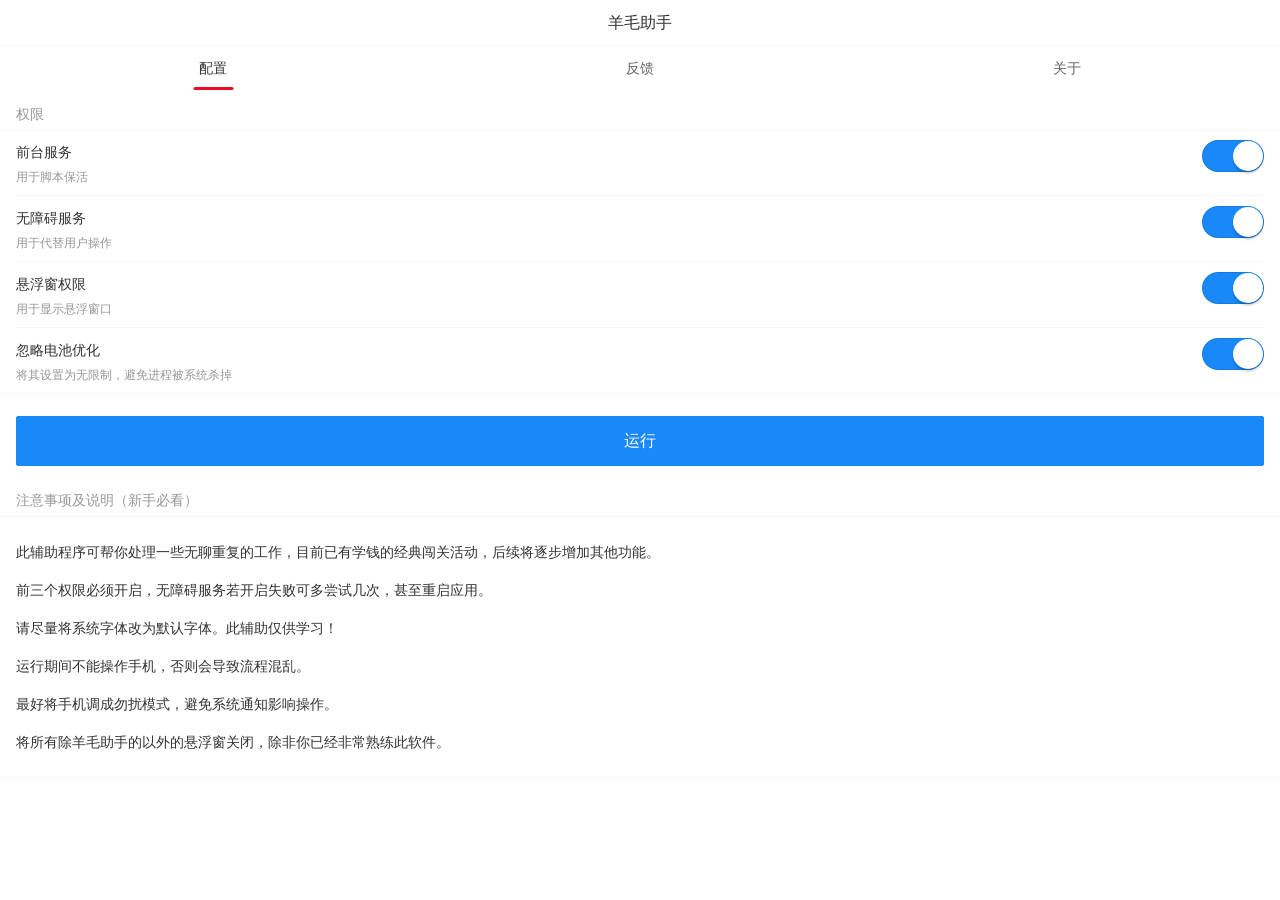
<file: docs/index.html>
<!DOCTYPE html>
<html lang="en">

<head>
  <meta charset="UTF-8" />
  <link rel="icon" href="./favicon.ico" />
  <meta name="viewport" content="width=device-width, initial-scale=1.0" />
  <meta name="Permissions-Policy" content="interest-cohort=()" />
  <title>羊毛助手</title>
  <script type="module" crossorigin src="./assets/index.0dfc00b3.js"></script>
  <link rel="stylesheet" href="./assets/index.dced03f5.css">
</head>

<body>
  <div id="app"></div>
  <script src="autojs://sdk/v1.js"></script>
  
</body>

</html>
</file>
<file: docs/assets/index.dced03f5.css>
:root{--van-black: #000;--van-white: #fff;--van-gray-1: #f7f8fa;--van-gray-2: #f2f3f5;--van-gray-3: #ebedf0;--van-gray-4: #dcdee0;--van-gray-5: #c8c9cc;--van-gray-6: #969799;--van-gray-7: #646566;--van-gray-8: #323233;--van-red: #ee0a24;--van-blue: #1989fa;--van-orange: #ff976a;--van-orange-dark: #ed6a0c;--van-orange-light: #fffbe8;--van-green: #07c160;--van-gradient-red: linear-gradient(to right, #ff6034, #ee0a24);--van-gradient-orange: linear-gradient(to right, #ffd01e, #ff8917);--van-primary-color: var(--van-blue);--van-success-color: var(--van-green);--van-danger-color: var(--van-red);--van-warning-color: var(--van-orange);--van-text-color: var(--van-gray-8);--van-text-color-2: var(--van-gray-6);--van-text-color-3: var(--van-gray-5);--van-text-link-color: #576b95;--van-active-color: var(--van-gray-2);--van-active-opacity: .6;--van-disabled-opacity: .5;--van-background-color: var(--van-gray-1);--van-background-color-light: var(--van-white);--van-padding-base: 4px;--van-padding-xs: 8px;--van-padding-sm: 12px;--van-padding-md: 16px;--van-padding-lg: 24px;--van-padding-xl: 32px;--van-font-size-xs: 10px;--van-font-size-sm: 12px;--van-font-size-md: 14px;--van-font-size-lg: 16px;--van-font-weight-bold: 500;--van-line-height-xs: 14px;--van-line-height-sm: 18px;--van-line-height-md: 20px;--van-line-height-lg: 22px;--van-base-font-family: -apple-system, BlinkMacSystemFont, "Helvetica Neue", Helvetica, Segoe UI, Arial, Roboto, "PingFang SC", "miui", "Hiragino Sans GB", "Microsoft Yahei", sans-serif;--van-price-integer-font-family: Avenir-Heavy, PingFang SC, Helvetica Neue, Arial, sans-serif;--van-animation-duration-base: .3s;--van-animation-duration-fast: .2s;--van-animation-timing-function-enter: ease-out;--van-animation-timing-function-leave: ease-in;--van-border-color: var(--van-gray-3);--van-border-width-base: 1px;--van-border-radius-sm: 2px;--van-border-radius-md: 4px;--van-border-radius-lg: 8px;--van-border-radius-max: 999px}html{-webkit-tap-highlight-color:transparent}body{margin:0;font-family:-apple-system,BlinkMacSystemFont,Helvetica Neue,Helvetica,Segoe UI,Arial,Roboto,PingFang SC,miui,Hiragino Sans GB,Microsoft Yahei,sans-serif}a{text-decoration:none}input,button,textarea{color:inherit;font:inherit}a:focus,input:focus,button:focus,textarea:focus,[class*=van-]:focus{outline:none}ol,ul{margin:0;padding:0;list-style:none}@keyframes van-slide-up-enter{0%{transform:translate3d(0,100%,0)}}@keyframes van-slide-up-leave{to{transform:translate3d(0,100%,0)}}@keyframes van-slide-down-enter{0%{transform:translate3d(0,-100%,0)}}@keyframes van-slide-down-leave{to{transform:translate3d(0,-100%,0)}}@keyframes van-slide-left-enter{0%{transform:translate3d(-100%,0,0)}}@keyframes van-slide-left-leave{to{transform:translate3d(-100%,0,0)}}@keyframes van-slide-right-enter{0%{transform:translate3d(100%,0,0)}}@keyframes van-slide-right-leave{to{transform:translate3d(100%,0,0)}}@keyframes van-fade-in{0%{opacity:0}to{opacity:1}}@keyframes van-fade-out{0%{opacity:1}to{opacity:0}}@keyframes van-rotate{0%{transform:rotate(0)}to{transform:rotate(360deg)}}.van-fade-enter-active{animation:var(--van-animation-duration-base) van-fade-in both var(--van-animation-timing-function-enter)}.van-fade-leave-active{animation:var(--van-animation-duration-base) van-fade-out both var(--van-animation-timing-function-leave)}.van-slide-up-enter-active{animation:van-slide-up-enter var(--van-animation-duration-base) both var(--van-animation-timing-function-enter)}.van-slide-up-leave-active{animation:van-slide-up-leave var(--van-animation-duration-base) both var(--van-animation-timing-function-leave)}.van-slide-down-enter-active{animation:van-slide-down-enter var(--van-animation-duration-base) both var(--van-animation-timing-function-enter)}.van-slide-down-leave-active{animation:van-slide-down-leave var(--van-animation-duration-base) both var(--van-animation-timing-function-leave)}.van-slide-left-enter-active{animation:van-slide-left-enter var(--van-animation-duration-base) both var(--van-animation-timing-function-enter)}.van-slide-left-leave-active{animation:van-slide-left-leave var(--van-animation-duration-base) both var(--van-animation-timing-function-leave)}.van-slide-right-enter-active{animation:van-slide-right-enter var(--van-animation-duration-base) both var(--van-animation-timing-function-enter)}.van-slide-right-leave-active{animation:van-slide-right-leave var(--van-animation-duration-base) both var(--van-animation-timing-function-leave)}.van-clearfix:after{display:table;clear:both;content:""}.van-ellipsis{overflow:hidden;white-space:nowrap;text-overflow:ellipsis}.van-multi-ellipsis--l2{display:-webkit-box;overflow:hidden;text-overflow:ellipsis;-webkit-line-clamp:2;-webkit-box-orient:vertical}.van-multi-ellipsis--l3{display:-webkit-box;overflow:hidden;text-overflow:ellipsis;-webkit-line-clamp:3;-webkit-box-orient:vertical}.van-safe-area-top{padding-top:constant(safe-area-inset-top);padding-top:env(safe-area-inset-top)}.van-safe-area-bottom{padding-bottom:constant(safe-area-inset-bottom);padding-bottom:env(safe-area-inset-bottom)}.van-haptics-feedback{cursor:pointer}.van-haptics-feedback:active{opacity:var(--van-active-opacity)}[class*=van-hairline]:after{position:absolute;box-sizing:border-box;content:" ";pointer-events:none;top:-50%;right:-50%;bottom:-50%;left:-50%;border:0 solid var(--van-border-color);transform:scale(.5)}.van-hairline,.van-hairline--top,.van-hairline--left,.van-hairline--right,.van-hairline--bottom,.van-hairline--surround,.van-hairline--top-bottom{position:relative}.van-hairline--top:after{border-top-width:1px}.van-hairline--left:after{border-left-width:1px}.van-hairline--right:after{border-right-width:1px}.van-hairline--bottom:after{border-bottom-width:1px}.van-hairline--top-bottom:after,.van-hairline-unset--top-bottom:after{border-width:1px 0}.van-hairline--surround:after{border-width:1px}:root{--van-badge-size: 16px;--van-badge-color: var(--van-white);--van-badge-padding: 0 3px;--van-badge-font-size: var(--van-font-size-sm);--van-badge-font-weight: var(--van-font-weight-bold);--van-badge-border-width: var(--van-border-width-base);--van-badge-background-color: var(--van-danger-color);--van-badge-dot-color: var(--van-danger-color);--van-badge-dot-size: 8px;--van-badge-font-family: -apple-system-font, Helvetica Neue, Arial, sans-serif}.van-badge{display:inline-block;box-sizing:border-box;min-width:var(--van-badge-size);padding:var(--van-badge-padding);color:var(--van-badge-color);font-weight:var(--van-badge-font-weight);font-size:var(--van-badge-font-size);font-family:var(--van-badge-font-family);line-height:1.2;text-align:center;background:var(--van-badge-background-color);border:var(--van-badge-border-width) solid var(--van-background-color-light);border-radius:var(--van-border-radius-max)}.van-badge--fixed{position:absolute;transform-origin:100%}.van-badge--top-left{top:0;left:0;transform:translate(-50%,-50%)}.van-badge--top-right{top:0;right:0;transform:translate(50%,-50%)}.van-badge--bottom-left{bottom:0;left:0;transform:translate(-50%,50%)}.van-badge--bottom-right{bottom:0;right:0;transform:translate(50%,50%)}.van-badge--dot{width:var(--van-badge-dot-size);min-width:0;height:var(--van-badge-dot-size);background:var(--van-badge-dot-color);border-radius:100%;border:none;padding:0}.van-badge__wrapper{position:relative;display:inline-block}.van-icon{position:relative;display:inline-block;font:14px/1 vant-icon;font-size:inherit;text-rendering:auto;-webkit-font-smoothing:antialiased}.van-icon:before{display:inline-block}.van-icon-exchange:before{content:"\e6af"}.van-icon-eye:before{content:"\e6b0"}.van-icon-enlarge:before{content:"\e6b1"}.van-icon-expand-o:before{content:"\e6b2"}.van-icon-eye-o:before{content:"\e6b3"}.van-icon-expand:before{content:"\e6b4"}.van-icon-filter-o:before{content:"\e6b5"}.van-icon-fire:before{content:"\e6b6"}.van-icon-fail:before{content:"\e6b7"}.van-icon-failure:before{content:"\e6b8"}.van-icon-fire-o:before{content:"\e6b9"}.van-icon-flag-o:before{content:"\e6ba"}.van-icon-font:before{content:"\e6bb"}.van-icon-font-o:before{content:"\e6bc"}.van-icon-gem-o:before{content:"\e6bd"}.van-icon-flower-o:before{content:"\e6be"}.van-icon-gem:before{content:"\e6bf"}.van-icon-gift-card:before{content:"\e6c0"}.van-icon-friends:before{content:"\e6c1"}.van-icon-friends-o:before{content:"\e6c2"}.van-icon-gold-coin:before{content:"\e6c3"}.van-icon-gold-coin-o:before{content:"\e6c4"}.van-icon-good-job-o:before{content:"\e6c5"}.van-icon-gift:before{content:"\e6c6"}.van-icon-gift-o:before{content:"\e6c7"}.van-icon-gift-card-o:before{content:"\e6c8"}.van-icon-good-job:before{content:"\e6c9"}.van-icon-home-o:before{content:"\e6ca"}.van-icon-goods-collect:before{content:"\e6cb"}.van-icon-graphic:before{content:"\e6cc"}.van-icon-goods-collect-o:before{content:"\e6cd"}.van-icon-hot-o:before{content:"\e6ce"}.van-icon-info:before{content:"\e6cf"}.van-icon-hotel-o:before{content:"\e6d0"}.van-icon-info-o:before{content:"\e6d1"}.van-icon-hot-sale-o:before{content:"\e6d2"}.van-icon-hot:before{content:"\e6d3"}.van-icon-like:before{content:"\e6d4"}.van-icon-idcard:before{content:"\e6d5"}.van-icon-invitation:before{content:"\e6d6"}.van-icon-like-o:before{content:"\e6d7"}.van-icon-hot-sale:before{content:"\e6d8"}.van-icon-location-o:before{content:"\e6d9"}.van-icon-location:before{content:"\e6da"}.van-icon-label:before{content:"\e6db"}.van-icon-lock:before{content:"\e6dc"}.van-icon-label-o:before{content:"\e6dd"}.van-icon-map-marked:before{content:"\e6de"}.van-icon-logistics:before{content:"\e6df"}.van-icon-manager:before{content:"\e6e0"}.van-icon-more:before{content:"\e6e1"}.van-icon-live:before{content:"\e6e2"}.van-icon-manager-o:before{content:"\e6e3"}.van-icon-medal:before{content:"\e6e4"}.van-icon-more-o:before{content:"\e6e5"}.van-icon-music-o:before{content:"\e6e6"}.van-icon-music:before{content:"\e6e7"}.van-icon-new-arrival-o:before{content:"\e6e8"}.van-icon-medal-o:before{content:"\e6e9"}.van-icon-new-o:before{content:"\e6ea"}.van-icon-free-postage:before{content:"\e6eb"}.van-icon-newspaper-o:before{content:"\e6ec"}.van-icon-new-arrival:before{content:"\e6ed"}.van-icon-minus:before{content:"\e6ee"}.van-icon-orders-o:before{content:"\e6ef"}.van-icon-new:before{content:"\e6f0"}.van-icon-paid:before{content:"\e6f1"}.van-icon-notes-o:before{content:"\e6f2"}.van-icon-other-pay:before{content:"\e6f3"}.van-icon-pause-circle:before{content:"\e6f4"}.van-icon-pause:before{content:"\e6f5"}.van-icon-pause-circle-o:before{content:"\e6f6"}.van-icon-peer-pay:before{content:"\e6f7"}.van-icon-pending-payment:before{content:"\e6f8"}.van-icon-passed:before{content:"\e6f9"}.van-icon-plus:before{content:"\e6fa"}.van-icon-phone-circle-o:before{content:"\e6fb"}.van-icon-phone-o:before{content:"\e6fc"}.van-icon-printer:before{content:"\e6fd"}.van-icon-photo-fail:before{content:"\e6fe"}.van-icon-phone:before{content:"\e6ff"}.van-icon-photo-o:before{content:"\e700"}.van-icon-play-circle:before{content:"\e701"}.van-icon-play:before{content:"\e702"}.van-icon-phone-circle:before{content:"\e703"}.van-icon-point-gift-o:before{content:"\e704"}.van-icon-point-gift:before{content:"\e705"}.van-icon-play-circle-o:before{content:"\e706"}.van-icon-shrink:before{content:"\e707"}.van-icon-photo:before{content:"\e708"}.van-icon-qr:before{content:"\e709"}.van-icon-qr-invalid:before{content:"\e70a"}.van-icon-question-o:before{content:"\e70b"}.van-icon-revoke:before{content:"\e70c"}.van-icon-replay:before{content:"\e70d"}.van-icon-service:before{content:"\e70e"}.van-icon-question:before{content:"\e70f"}.van-icon-search:before{content:"\e710"}.van-icon-refund-o:before{content:"\e711"}.van-icon-service-o:before{content:"\e712"}.van-icon-scan:before{content:"\e713"}.van-icon-share:before{content:"\e714"}.van-icon-send-gift-o:before{content:"\e715"}.van-icon-share-o:before{content:"\e716"}.van-icon-setting:before{content:"\e717"}.van-icon-points:before{content:"\e718"}.van-icon-photograph:before{content:"\e719"}.van-icon-shop:before{content:"\e71a"}.van-icon-shop-o:before{content:"\e71b"}.van-icon-shop-collect-o:before{content:"\e71c"}.van-icon-shop-collect:before{content:"\e71d"}.van-icon-smile:before{content:"\e71e"}.van-icon-shopping-cart-o:before{content:"\e71f"}.van-icon-sign:before{content:"\e720"}.van-icon-sort:before{content:"\e721"}.van-icon-star-o:before{content:"\e722"}.van-icon-smile-comment-o:before{content:"\e723"}.van-icon-stop:before{content:"\e724"}.van-icon-stop-circle-o:before{content:"\e725"}.van-icon-smile-o:before{content:"\e726"}.van-icon-star:before{content:"\e727"}.van-icon-success:before{content:"\e728"}.van-icon-stop-circle:before{content:"\e729"}.van-icon-records:before{content:"\e72a"}.van-icon-shopping-cart:before{content:"\e72b"}.van-icon-tosend:before{content:"\e72c"}.van-icon-todo-list:before{content:"\e72d"}.van-icon-thumb-circle-o:before{content:"\e72e"}.van-icon-thumb-circle:before{content:"\e72f"}.van-icon-umbrella-circle:before{content:"\e730"}.van-icon-underway:before{content:"\e731"}.van-icon-upgrade:before{content:"\e732"}.van-icon-todo-list-o:before{content:"\e733"}.van-icon-tv-o:before{content:"\e734"}.van-icon-underway-o:before{content:"\e735"}.van-icon-user-o:before{content:"\e736"}.van-icon-vip-card-o:before{content:"\e737"}.van-icon-vip-card:before{content:"\e738"}.van-icon-send-gift:before{content:"\e739"}.van-icon-wap-home:before{content:"\e73a"}.van-icon-wap-nav:before{content:"\e73b"}.van-icon-volume-o:before{content:"\e73c"}.van-icon-video:before{content:"\e73d"}.van-icon-wap-home-o:before{content:"\e73e"}.van-icon-volume:before{content:"\e73f"}.van-icon-warning:before{content:"\e740"}.van-icon-weapp-nav:before{content:"\e741"}.van-icon-wechat-pay:before{content:"\e742"}.van-icon-warning-o:before{content:"\e743"}.van-icon-wechat:before{content:"\e744"}.van-icon-setting-o:before{content:"\e745"}.van-icon-youzan-shield:before{content:"\e746"}.van-icon-warn-o:before{content:"\e747"}.van-icon-smile-comment:before{content:"\e748"}.van-icon-user-circle-o:before{content:"\e749"}.van-icon-video-o:before{content:"\e74a"}.van-icon-add-square:before{content:"\e65c"}.van-icon-add:before{content:"\e65d"}.van-icon-arrow-down:before{content:"\e65e"}.van-icon-arrow-up:before{content:"\e65f"}.van-icon-arrow:before{content:"\e660"}.van-icon-after-sale:before{content:"\e661"}.van-icon-add-o:before{content:"\e662"}.van-icon-alipay:before{content:"\e663"}.van-icon-ascending:before{content:"\e664"}.van-icon-apps-o:before{content:"\e665"}.van-icon-aim:before{content:"\e666"}.van-icon-award:before{content:"\e667"}.van-icon-arrow-left:before{content:"\e668"}.van-icon-award-o:before{content:"\e669"}.van-icon-audio:before{content:"\e66a"}.van-icon-bag-o:before{content:"\e66b"}.van-icon-balance-list:before{content:"\e66c"}.van-icon-back-top:before{content:"\e66d"}.van-icon-bag:before{content:"\e66e"}.van-icon-balance-pay:before{content:"\e66f"}.van-icon-balance-o:before{content:"\e670"}.van-icon-bar-chart-o:before{content:"\e671"}.van-icon-bars:before{content:"\e672"}.van-icon-balance-list-o:before{content:"\e673"}.van-icon-birthday-cake-o:before{content:"\e674"}.van-icon-bookmark:before{content:"\e675"}.van-icon-bill:before{content:"\e676"}.van-icon-bell:before{content:"\e677"}.van-icon-browsing-history-o:before{content:"\e678"}.van-icon-browsing-history:before{content:"\e679"}.van-icon-bookmark-o:before{content:"\e67a"}.van-icon-bulb-o:before{content:"\e67b"}.van-icon-bullhorn-o:before{content:"\e67c"}.van-icon-bill-o:before{content:"\e67d"}.van-icon-calendar-o:before{content:"\e67e"}.van-icon-brush-o:before{content:"\e67f"}.van-icon-card:before{content:"\e680"}.van-icon-cart-o:before{content:"\e681"}.van-icon-cart-circle:before{content:"\e682"}.van-icon-cart-circle-o:before{content:"\e683"}.van-icon-cart:before{content:"\e684"}.van-icon-cash-on-deliver:before{content:"\e685"}.van-icon-cash-back-record:before{content:"\e686"}.van-icon-cashier-o:before{content:"\e687"}.van-icon-chart-trending-o:before{content:"\e688"}.van-icon-certificate:before{content:"\e689"}.van-icon-chat:before{content:"\e68a"}.van-icon-clear:before{content:"\e68b"}.van-icon-chat-o:before{content:"\e68c"}.van-icon-checked:before{content:"\e68d"}.van-icon-clock:before{content:"\e68e"}.van-icon-clock-o:before{content:"\e68f"}.van-icon-close:before{content:"\e690"}.van-icon-closed-eye:before{content:"\e691"}.van-icon-circle:before{content:"\e692"}.van-icon-cluster-o:before{content:"\e693"}.van-icon-column:before{content:"\e694"}.van-icon-comment-circle-o:before{content:"\e695"}.van-icon-cluster:before{content:"\e696"}.van-icon-comment:before{content:"\e697"}.van-icon-comment-o:before{content:"\e698"}.van-icon-comment-circle:before{content:"\e699"}.van-icon-completed:before{content:"\e69a"}.van-icon-credit-pay:before{content:"\e69b"}.van-icon-coupon:before{content:"\e69c"}.van-icon-debit-pay:before{content:"\e69d"}.van-icon-coupon-o:before{content:"\e69e"}.van-icon-contact:before{content:"\e69f"}.van-icon-descending:before{content:"\e6a0"}.van-icon-desktop-o:before{content:"\e6a1"}.van-icon-diamond-o:before{content:"\e6a2"}.van-icon-description:before{content:"\e6a3"}.van-icon-delete:before{content:"\e6a4"}.van-icon-diamond:before{content:"\e6a5"}.van-icon-delete-o:before{content:"\e6a6"}.van-icon-cross:before{content:"\e6a7"}.van-icon-edit:before{content:"\e6a8"}.van-icon-ellipsis:before{content:"\e6a9"}.van-icon-down:before{content:"\e6aa"}.van-icon-discount:before{content:"\e6ab"}.van-icon-ecard-pay:before{content:"\e6ac"}.van-icon-envelop-o:before{content:"\e6ae"}.van-icon-shield-o:before{content:"\e74b"}.van-icon-guide-o:before{content:"\e74c"}.van-icon-cash-o:before{content:"\e74d"}.van-icon-qq:before{content:"\e74e"}.van-icon-wechat-moments:before{content:"\e74f"}.van-icon-weibo:before{content:"\e750"}.van-icon-link-o:before{content:"\e751"}.van-icon-miniprogram-o:before{content:"\e752"}@font-face{font-weight:400;font-family:vant-icon;font-style:normal;font-display:auto;src:url([data-uri]) format("woff2"),url(//at.alicdn.com/t/font_2553510_iv4v8nulyz.woff?t=1649083952952) format("woff"),url(//at.alicdn.com/t/font_2553510_iv4v8nulyz.ttf?t=1649083952952) format("truetype")}.van-icon__image{display:block;width:1em;height:1em;object-fit:contain}:root{--van-loading-text-color: var(--van-text-color-2);--van-loading-text-font-size: var(--van-font-size-md);--van-loading-spinner-color: var(--van-gray-5);--van-loading-spinner-size: 30px;--van-loading-spinner-animation-duration: .8s}.van-loading{position:relative;color:var(--van-loading-spinner-color);font-size:0;vertical-align:middle}.van-loading__spinner{position:relative;display:inline-block;width:var(--van-loading-spinner-size);max-width:100%;height:var(--van-loading-spinner-size);max-height:100%;vertical-align:middle;animation:van-rotate var(--van-loading-spinner-animation-duration) linear infinite}.van-loading__spinner--spinner{animation-timing-function:steps(12)}.van-loading__spinner--circular{animation-duration:2s}.van-loading__line{position:absolute;top:0;left:0;width:100%;height:100%}.van-loading__line:before{display:block;width:2px;height:25%;margin:0 auto;background-color:currentColor;border-radius:40%;content:" "}.van-loading__circular{display:block;width:100%;height:100%}.van-loading__circular circle{animation:van-circular 1.5s ease-in-out infinite;stroke:currentColor;stroke-width:3;stroke-linecap:round}.van-loading__text{display:inline-block;margin-left:var(--van-padding-xs);color:var(--van-loading-text-color);font-size:var(--van-loading-text-font-size);vertical-align:middle}.van-loading--vertical{display:flex;flex-direction:column;align-items:center}.van-loading--vertical .van-loading__text{margin:var(--van-padding-xs) 0 0}@keyframes van-circular{0%{stroke-dasharray:1,200;stroke-dashoffset:0}50%{stroke-dasharray:90,150;stroke-dashoffset:-40}to{stroke-dasharray:90,150;stroke-dashoffset:-120}}.van-loading__line--1{transform:rotate(30deg);opacity:1}.van-loading__line--2{transform:rotate(60deg);opacity:.9375}.van-loading__line--3{transform:rotate(90deg);opacity:.875}.van-loading__line--4{transform:rotate(120deg);opacity:.8125}.van-loading__line--5{transform:rotate(150deg);opacity:.75}.van-loading__line--6{transform:rotate(180deg);opacity:.6875}.van-loading__line--7{transform:rotate(210deg);opacity:.625}.van-loading__line--8{transform:rotate(240deg);opacity:.5625}.van-loading__line--9{transform:rotate(270deg);opacity:.5}.van-loading__line--10{transform:rotate(300deg);opacity:.4375}.van-loading__line--11{transform:rotate(330deg);opacity:.375}.van-loading__line--12{transform:rotate(360deg);opacity:.3125}:root{--van-overlay-z-index: 1;--van-overlay-background-color: rgba(0, 0, 0, .7)}.van-overlay{position:fixed;top:0;left:0;z-index:var(--van-overlay-z-index);width:100%;height:100%;background:var(--van-overlay-background-color)}:root{--van-popup-background-color: var(--van-background-color-light);--van-popup-transition: transform var(--van-animation-duration-base);--van-popup-round-border-radius: 16px;--van-popup-close-icon-size: 22px;--van-popup-close-icon-color: var(--van-gray-5);--van-popup-close-icon-margin: 16px;--van-popup-close-icon-z-index: 1}.van-overflow-hidden{overflow:hidden!important}.van-popup{position:fixed;max-height:100%;overflow-y:auto;background:var(--van-popup-background-color);transition:var(--van-popup-transition);-webkit-overflow-scrolling:touch}.van-popup--center{top:50%;left:50%;transform:translate3d(-50%,-50%,0)}.van-popup--center.van-popup--round{border-radius:var(--van-popup-round-border-radius)}.van-popup--top{top:0;left:0;width:100%}.van-popup--top.van-popup--round{border-radius:0 0 var(--van-popup-round-border-radius) var(--van-popup-round-border-radius)}.van-popup--right{top:50%;right:0;transform:translate3d(0,-50%,0)}.van-popup--right.van-popup--round{border-radius:var(--van-popup-round-border-radius) 0 0 var(--van-popup-round-border-radius)}.van-popup--bottom{bottom:0;left:0;width:100%}.van-popup--bottom.van-popup--round{border-radius:var(--van-popup-round-border-radius) var(--van-popup-round-border-radius) 0 0}.van-popup--left{top:50%;left:0;transform:translate3d(0,-50%,0)}.van-popup--left.van-popup--round{border-radius:0 var(--van-popup-round-border-radius) var(--van-popup-round-border-radius) 0}.van-popup-slide-top-enter-active,.van-popup-slide-left-enter-active,.van-popup-slide-right-enter-active,.van-popup-slide-bottom-enter-active{transition-timing-function:var(--van-animation-timing-function-enter)}.van-popup-slide-top-leave-active,.van-popup-slide-left-leave-active,.van-popup-slide-right-leave-active,.van-popup-slide-bottom-leave-active{transition-timing-function:var(--van-animation-timing-function-leave)}.van-popup-slide-top-enter-from,.van-popup-slide-top-leave-active{transform:translate3d(0,-100%,0)}.van-popup-slide-right-enter-from,.van-popup-slide-right-leave-active{transform:translate3d(100%,-50%,0)}.van-popup-slide-bottom-enter-from,.van-popup-slide-bottom-leave-active{transform:translate3d(0,100%,0)}.van-popup-slide-left-enter-from,.van-popup-slide-left-leave-active{transform:translate3d(-100%,-50%,0)}.van-popup__close-icon{position:absolute;z-index:var(--van-popup-close-icon-z-index);color:var(--van-popup-close-icon-color);font-size:var(--van-popup-close-icon-size)}.van-popup__close-icon--top-left{top:var(--van-popup-close-icon-margin);left:var(--van-popup-close-icon-margin)}.van-popup__close-icon--top-right{top:var(--van-popup-close-icon-margin);right:var(--van-popup-close-icon-margin)}.van-popup__close-icon--bottom-left{bottom:var(--van-popup-close-icon-margin);left:var(--van-popup-close-icon-margin)}.van-popup__close-icon--bottom-right{right:var(--van-popup-close-icon-margin);bottom:var(--van-popup-close-icon-margin)}:root{--van-toast-max-width: 70%;--van-toast-font-size: var(--van-font-size-md);--van-toast-text-color: var(--van-white);--van-toast-loading-icon-color: var(--van-white);--van-toast-line-height: var(--van-line-height-md);--van-toast-border-radius: var(--van-border-radius-lg);--van-toast-background-color: rgba(0, 0, 0, .7);--van-toast-icon-size: 36px;--van-toast-text-min-width: 96px;--van-toast-text-padding: var(--van-padding-xs) var(--van-padding-sm);--van-toast-default-padding: var(--van-padding-md);--van-toast-default-width: 88px;--van-toast-default-min-height: 88px;--van-toast-position-top-distance: 20%;--van-toast-position-bottom-distance: 20%}.van-toast{display:flex;flex-direction:column;align-items:center;justify-content:center;box-sizing:content-box;transition:all var(--van-animation-duration-fast);width:var(--van-toast-default-width);max-width:var(--van-toast-max-width);min-height:var(--van-toast-default-min-height);padding:var(--van-toast-default-padding);color:var(--van-toast-text-color);font-size:var(--van-toast-font-size);line-height:var(--van-toast-line-height);white-space:pre-wrap;text-align:center;word-break:break-all;background:var(--van-toast-background-color);border-radius:var(--van-toast-border-radius)}.van-toast--unclickable{overflow:hidden;cursor:not-allowed}.van-toast--unclickable *{pointer-events:none}.van-toast--text,.van-toast--html{width:-webkit-fit-content;width:fit-content;min-width:var(--van-toast-text-min-width);min-height:0;padding:var(--van-toast-text-padding)}.van-toast--text .van-toast__text,.van-toast--html .van-toast__text{margin-top:0}.van-toast--top{top:var(--van-toast-position-top-distance)}.van-toast--bottom{top:auto;bottom:var(--van-toast-position-bottom-distance)}.van-toast__icon{font-size:var(--van-toast-icon-size)}.van-toast__loading{padding:var(--van-padding-base);color:var(--van-toast-loading-icon-color)}.van-toast__text{margin-top:var(--van-padding-xs)}:root{--van-button-mini-height: 24px;--van-button-mini-padding: 0 var(--van-padding-base);--van-button-mini-font-size: var(--van-font-size-xs);--van-button-small-height: 32px;--van-button-small-padding: 0 var(--van-padding-xs);--van-button-small-font-size: var(--van-font-size-sm);--van-button-normal-padding: 0 15px;--van-button-normal-font-size: var(--van-font-size-md);--van-button-large-height: 50px;--van-button-default-height: 44px;--van-button-default-line-height: 1.2;--van-button-default-font-size: var(--van-font-size-lg);--van-button-default-color: var(--van-text-color);--van-button-default-background-color: var(--van-background-color-light);--van-button-default-border-color: var(--van-border-color);--van-button-primary-color: var(--van-white);--van-button-primary-background-color: var(--van-primary-color);--van-button-primary-border-color: var(--van-primary-color);--van-button-success-color: var(--van-white);--van-button-success-background-color: var(--van-success-color);--van-button-success-border-color: var(--van-success-color);--van-button-danger-color: var(--van-white);--van-button-danger-background-color: var(--van-danger-color);--van-button-danger-border-color: var(--van-danger-color);--van-button-warning-color: var(--van-white);--van-button-warning-background-color: var(--van-warning-color);--van-button-warning-border-color: var(--van-warning-color);--van-button-border-width: var(--van-border-width-base);--van-button-border-radius: var(--van-border-radius-sm);--van-button-round-border-radius: var(--van-border-radius-max);--van-button-plain-background-color: var(--van-white);--van-button-disabled-opacity: var(--van-disabled-opacity);--van-button-icon-size: 1.2em;--van-button-loading-icon-size: 20px}.van-button{position:relative;display:inline-block;box-sizing:border-box;height:var(--van-button-default-height);margin:0;padding:0;font-size:var(--van-button-default-font-size);line-height:var(--van-button-default-line-height);text-align:center;border-radius:var(--van-button-border-radius);cursor:pointer;transition:opacity var(--van-animation-duration-fast);-webkit-appearance:none}.van-button:before{position:absolute;top:50%;left:50%;width:100%;height:100%;background:var(--van-black);border:inherit;border-color:var(--van-black);border-radius:inherit;transform:translate(-50%,-50%);opacity:0;content:" "}.van-button:active:before{opacity:.1}.van-button--loading:before,.van-button--disabled:before{display:none}.van-button--default{color:var(--van-button-default-color);background:var(--van-button-default-background-color);border:var(--van-button-border-width) solid var(--van-button-default-border-color)}.van-button--primary{color:var(--van-button-primary-color);background:var(--van-button-primary-background-color);border:var(--van-button-border-width) solid var(--van-button-primary-border-color)}.van-button--success{color:var(--van-button-success-color);background:var(--van-button-success-background-color);border:var(--van-button-border-width) solid var(--van-button-success-border-color)}.van-button--danger{color:var(--van-button-danger-color);background:var(--van-button-danger-background-color);border:var(--van-button-border-width) solid var(--van-button-danger-border-color)}.van-button--warning{color:var(--van-button-warning-color);background:var(--van-button-warning-background-color);border:var(--van-button-border-width) solid var(--van-button-warning-border-color)}.van-button--plain{background:var(--van-button-plain-background-color)}.van-button--plain.van-button--primary{color:var(--van-button-primary-background-color)}.van-button--plain.van-button--success{color:var(--van-button-success-background-color)}.van-button--plain.van-button--danger{color:var(--van-button-danger-background-color)}.van-button--plain.van-button--warning{color:var(--van-button-warning-background-color)}.van-button--large{width:100%;height:var(--van-button-large-height)}.van-button--normal{padding:var(--van-button-normal-padding);font-size:var(--van-button-normal-font-size)}.van-button--small{height:var(--van-button-small-height);padding:var(--van-button-small-padding);font-size:var(--van-button-small-font-size)}.van-button__loading{color:inherit;font-size:inherit}.van-button__loading .van-loading__spinner{color:currentColor;width:var(--van-button-loading-icon-size);height:var(--van-button-loading-icon-size)}.van-button--mini{height:var(--van-button-mini-height);padding:var(--van-button-mini-padding);font-size:var(--van-button-mini-font-size)}.van-button--mini+.van-button--mini{margin-left:var(--van-padding-base)}.van-button--block{display:block;width:100%}.van-button--disabled{cursor:not-allowed;opacity:var(--van-button-disabled-opacity)}.van-button--loading{cursor:default}.van-button--round{border-radius:var(--van-button-round-border-radius)}.van-button--square{border-radius:0}.van-button__content{display:flex;align-items:center;justify-content:center;height:100%}.van-button__content:before{content:" "}.van-button__icon{font-size:var(--van-button-icon-size);line-height:inherit}.van-button__icon+.van-button__text,.van-button__loading+.van-button__text,.van-button__text+.van-button__icon,.van-button__text+.van-button__loading{margin-left:var(--van-padding-base)}.van-button--hairline{border-width:0}.van-button--hairline:after{border-color:inherit;border-radius:calc(var(--van-button-border-radius) * 2)}.van-button--hairline.van-button--round:after{border-radius:var(--van-button-round-border-radius)}.van-button--hairline.van-button--square:after{border-radius:0}:root{--van-nav-bar-height: 46px;--van-nav-bar-background-color: var(--van-background-color-light);--van-nav-bar-arrow-size: 16px;--van-nav-bar-icon-color: var(--van-primary-color);--van-nav-bar-text-color: var(--van-primary-color);--van-nav-bar-title-font-size: var(--van-font-size-lg);--van-nav-bar-title-text-color: var(--van-text-color);--van-nav-bar-z-index: 1}.van-nav-bar{position:relative;z-index:var(--van-nav-bar-z-index);line-height:var(--van-line-height-lg);text-align:center;background:var(--van-nav-bar-background-color);-webkit-user-select:none;user-select:none}.van-nav-bar--fixed{position:fixed;top:0;left:0;width:100%}.van-nav-bar--safe-area-inset-top{padding-top:constant(safe-area-inset-top);padding-top:env(safe-area-inset-top)}.van-nav-bar .van-icon{color:var(--van-nav-bar-icon-color)}.van-nav-bar__content{position:relative;display:flex;align-items:center;height:var(--van-nav-bar-height)}.van-nav-bar__arrow{margin-right:var(--van-padding-base);font-size:var(--van-nav-bar-arrow-size)}.van-nav-bar__title{max-width:60%;margin:0 auto;color:var(--van-nav-bar-title-text-color);font-weight:var(--van-font-weight-bold);font-size:var(--van-nav-bar-title-font-size)}.van-nav-bar__left,.van-nav-bar__right{position:absolute;top:0;bottom:0;display:flex;align-items:center;padding:0 var(--van-padding-md);font-size:var(--van-font-size-md)}.van-nav-bar__left{left:0}.van-nav-bar__right{right:0}.van-nav-bar__text{color:var(--van-nav-bar-text-color)}:root{--van-cell-font-size: var(--van-font-size-md);--van-cell-line-height: 24px;--van-cell-vertical-padding: 10px;--van-cell-horizontal-padding: var(--van-padding-md);--van-cell-text-color: var(--van-text-color);--van-cell-background-color: var(--van-background-color-light);--van-cell-border-color: var(--van-border-color);--van-cell-active-color: var(--van-active-color);--van-cell-required-color: var(--van-danger-color);--van-cell-label-color: var(--van-text-color-2);--van-cell-label-font-size: var(--van-font-size-sm);--van-cell-label-line-height: var(--van-line-height-sm);--van-cell-label-margin-top: var(--van-padding-base);--van-cell-value-color: var(--van-text-color-2);--van-cell-icon-size: 16px;--van-cell-right-icon-color: var(--van-gray-6);--van-cell-large-vertical-padding: var(--van-padding-sm);--van-cell-large-title-font-size: var(--van-font-size-lg);--van-cell-large-label-font-size: var(--van-font-size-md)}.van-cell{position:relative;display:flex;box-sizing:border-box;width:100%;padding:var(--van-cell-vertical-padding) var(--van-cell-horizontal-padding);overflow:hidden;color:var(--van-cell-text-color);font-size:var(--van-cell-font-size);line-height:var(--van-cell-line-height);background:var(--van-cell-background-color)}.van-cell:after{position:absolute;box-sizing:border-box;content:" ";pointer-events:none;right:var(--van-padding-md);bottom:0;left:var(--van-padding-md);border-bottom:1px solid var(--van-cell-border-color);transform:scaleY(.5)}.van-cell:last-child:after,.van-cell--borderless:after{display:none}.van-cell__label{margin-top:var(--van-cell-label-margin-top);color:var(--van-cell-label-color);font-size:var(--van-cell-label-font-size);line-height:var(--van-cell-label-line-height)}.van-cell__title,.van-cell__value{flex:1}.van-cell__value{position:relative;overflow:hidden;color:var(--van-cell-value-color);text-align:right;vertical-align:middle;word-wrap:break-word}.van-cell__value--alone{color:var(--van-text-color);text-align:left}.van-cell__left-icon,.van-cell__right-icon{height:var(--van-cell-line-height);font-size:var(--van-cell-icon-size);line-height:var(--van-cell-line-height)}.van-cell__left-icon{margin-right:var(--van-padding-base)}.van-cell__right-icon{margin-left:var(--van-padding-base);color:var(--van-cell-right-icon-color)}.van-cell--clickable{cursor:pointer}.van-cell--clickable:active{background-color:var(--van-cell-active-color)}.van-cell--required{overflow:visible}.van-cell--required:before{position:absolute;left:var(--van-padding-xs);color:var(--van-cell-required-color);font-size:var(--van-cell-font-size);content:"*"}.van-cell--center{align-items:center}.van-cell--large{padding-top:var(--van-cell-large-vertical-padding);padding-bottom:var(--van-cell-large-vertical-padding)}.van-cell--large .van-cell__title{font-size:var(--van-cell-large-title-font-size)}.van-cell--large .van-cell__label{font-size:var(--van-cell-large-label-font-size)}:root{--van-cell-group-background-color: var(--van-background-color-light);--van-cell-group-title-color: var(--van-text-color-2);--van-cell-group-title-padding: var(--van-padding-md) var(--van-padding-md) var(--van-padding-xs);--van-cell-group-title-font-size: var(--van-font-size-md);--van-cell-group-title-line-height: 16px;--van-cell-group-inset-padding: 0 var(--van-padding-md);--van-cell-group-inset-border-radius: var(--van-border-radius-lg);--van-cell-group-inset-title-padding: var(--van-padding-md) var(--van-padding-md) var(--van-padding-xs) var(--van-padding-xl)}.van-cell-group{background:var(--van-cell-group-background-color)}.van-cell-group--inset{margin:var(--van-cell-group-inset-padding);border-radius:var(--van-cell-group-inset-border-radius);overflow:hidden}.van-cell-group__title{padding:var(--van-cell-group-title-padding);color:var(--van-cell-group-title-color);font-size:var(--van-cell-group-title-font-size);line-height:var(--van-cell-group-title-line-height)}.van-cell-group__title--inset{padding:var(--van-cell-group-inset-title-padding)}:root{--van-switch-size: 30px;--van-switch-width: 2em;--van-switch-height: 1em;--van-switch-node-size: 1em;--van-switch-node-background-color: var(--van-white);--van-switch-node-box-shadow: 0 3px 1px 0 rgba(0, 0, 0, .05), 0 2px 2px 0 rgba(0, 0, 0, .1), 0 3px 3px 0 rgba(0, 0, 0, .05);--van-switch-background-color: var(--van-background-color-light);--van-switch-on-background-color: var(--van-primary-color);--van-switch-transition-duration: var(--van-animation-duration-base);--van-switch-disabled-opacity: var(--van-disabled-opacity);--van-switch-border: var(--van-border-width-base) solid rgba(0, 0, 0, .1)}.van-switch{position:relative;display:inline-block;box-sizing:content-box;width:var(--van-switch-width);height:var(--van-switch-height);font-size:var(--van-switch-size);background:var(--van-switch-background-color);border:var(--van-switch-border);border-radius:var(--van-switch-node-size);cursor:pointer;transition:background-color var(--van-switch-transition-duration)}.van-switch__node{position:absolute;top:0;left:0;width:var(--van-switch-node-size);height:var(--van-switch-node-size);font-size:inherit;background:var(--van-switch-node-background-color);border-radius:100%;box-shadow:var(--van-switch-node-box-shadow);transition:transform var(--van-switch-transition-duration) cubic-bezier(.3,1.05,.4,1.05)}.van-switch__loading{top:25%;left:25%;width:50%;height:50%;line-height:1}.van-switch--on{background:var(--van-switch-on-background-color)}.van-switch--on .van-switch__node{transform:translate(calc(var(--van-switch-width) - var(--van-switch-node-size)))}.van-switch--on .van-switch__loading{color:var(--van-switch-on-background-color)}.van-switch--disabled{cursor:not-allowed;opacity:var(--van-switch-disabled-opacity)}.van-switch--loading{cursor:default}:root{--van-sticky-z-index: 99}.van-sticky--fixed{position:fixed;z-index:var(--van-sticky-z-index)}:root{--van-swipe-indicator-size: 6px;--van-swipe-indicator-margin: var(--van-padding-sm);--van-swipe-indicator-active-opacity: 1;--van-swipe-indicator-inactive-opacity: .3;--van-swipe-indicator-active-background-color: var(--van-primary-color);--van-swipe-indicator-inactive-background-color: var(--van-border-color)}.van-swipe{position:relative;overflow:hidden;transform:translateZ(0);cursor:-webkit-grab;cursor:grab;-webkit-user-select:none;user-select:none}.van-swipe__track{display:flex;height:100%}.van-swipe__track--vertical{flex-direction:column}.van-swipe__indicators{position:absolute;bottom:var(--van-swipe-indicator-margin);left:50%;display:flex;transform:translate(-50%)}.van-swipe__indicators--vertical{top:50%;bottom:auto;left:var(--van-swipe-indicator-margin);flex-direction:column;transform:translateY(-50%)}.van-swipe__indicators--vertical .van-swipe__indicator:not(:last-child){margin-bottom:var(--van-swipe-indicator-size)}.van-swipe__indicator{width:var(--van-swipe-indicator-size);height:var(--van-swipe-indicator-size);background-color:var(--van-swipe-indicator-inactive-background-color);border-radius:100%;opacity:var(--van-swipe-indicator-inactive-opacity);transition:opacity var(--van-animation-duration-fast),background-color var(--van-animation-duration-fast)}.van-swipe__indicator:not(:last-child){margin-right:var(--van-swipe-indicator-size)}.van-swipe__indicator--active{background-color:var(--van-swipe-indicator-active-background-color);opacity:var(--van-swipe-indicator-active-opacity)}.van-swipe-item{position:relative;flex-shrink:0;width:100%;height:100%}:root{--van-tab-text-color: var(--van-gray-7);--van-tab-active-text-color: var(--van-text-color);--van-tab-disabled-text-color: var(--van-text-color-3);--van-tab-font-size: var(--van-font-size-md);--van-tab-line-height: var(--van-line-height-md);--van-tabs-default-color: var(--van-danger-color);--van-tabs-line-height: 44px;--van-tabs-card-height: 30px;--van-tabs-nav-background-color: var(--van-background-color-light);--van-tabs-bottom-bar-width: 40px;--van-tabs-bottom-bar-height: 3px;--van-tabs-bottom-bar-color: var(--van-danger-color)}.van-tab{position:relative;display:flex;flex:1;align-items:center;justify-content:center;box-sizing:border-box;padding:0 var(--van-padding-base);color:var(--van-tab-text-color);font-size:var(--van-tab-font-size);line-height:var(--van-tab-line-height);cursor:pointer}.van-tab--active{color:var(--van-tab-active-text-color);font-weight:var(--van-font-weight-bold)}.van-tab--disabled{color:var(--van-tab-disabled-text-color);cursor:not-allowed}.van-tab--grow{flex:1 0 auto;padding:0 var(--van-padding-sm)}.van-tab--shrink{flex:none;padding:0 var(--van-padding-xs)}.van-tab--card{color:var(--van-tabs-default-color);border-right:var(--van-border-width-base) solid var(--van-tabs-default-color)}.van-tab--card:last-child{border-right:none}.van-tab--card.van-tab--active{color:var(--van-white);background-color:var(--van-tabs-default-color)}.van-tab--card--disabled{color:var(--van-tab-disabled-text-color)}.van-tab__text--ellipsis{display:-webkit-box;overflow:hidden;-webkit-line-clamp:1;-webkit-box-orient:vertical}.van-tabs{position:relative}.van-tabs__wrap{overflow:hidden}.van-tabs__wrap--page-top{position:fixed}.van-tabs__wrap--content-bottom{top:auto;bottom:0}.van-tabs__nav{position:relative;display:flex;background:var(--van-tabs-nav-background-color);-webkit-user-select:none;user-select:none}.van-tabs__nav--complete{overflow-x:auto;overflow-y:hidden;-webkit-overflow-scrolling:touch}.van-tabs__nav--complete::-webkit-scrollbar{display:none}.van-tabs__nav--line{box-sizing:content-box;height:100%;padding-bottom:15px}.van-tabs__nav--line.van-tabs__nav--shrink,.van-tabs__nav--line.van-tabs__nav--complete{padding-right:var(--van-padding-xs);padding-left:var(--van-padding-xs)}.van-tabs__nav--card{box-sizing:border-box;height:var(--van-tabs-card-height);margin:0 var(--van-padding-md);border:var(--van-border-width-base) solid var(--van-tabs-default-color);border-radius:var(--van-border-radius-sm)}.van-tabs__nav--card.van-tabs__nav--shrink{display:inline-flex}.van-tabs__line{position:absolute;bottom:15px;left:0;z-index:1;width:var(--van-tabs-bottom-bar-width);height:var(--van-tabs-bottom-bar-height);background:var(--van-tabs-bottom-bar-color);border-radius:var(--van-tabs-bottom-bar-height)}.van-tabs__track{position:relative;display:flex;width:100%;height:100%;will-change:left}.van-tabs__content--animated{overflow:hidden}.van-tabs--line .van-tabs__wrap{height:var(--van-tabs-line-height)}.van-tabs--card>.van-tabs__wrap{height:var(--van-tabs-card-height)}.van-tab__panel,.van-tab__panel-wrapper{flex-shrink:0;box-sizing:border-box;width:100%}.van-tab__panel-wrapper--inactive{height:0;overflow:visible}.van-row{display:flex;flex-wrap:wrap}.van-row--nowrap{flex-wrap:nowrap}.van-row--justify-center{justify-content:center}.van-row--justify-end{justify-content:flex-end}.van-row--justify-space-between{justify-content:space-between}.van-row--justify-space-around{justify-content:space-around}.van-row--align-center{align-items:center}.van-row--align-bottom{align-items:flex-end}.van-col{display:block;box-sizing:border-box;min-height:1px}.van-col--1{flex:0 0 4.16666667%;max-width:4.16666667%}.van-col--offset-1{margin-left:4.16666667%}.van-col--2{flex:0 0 8.33333333%;max-width:8.33333333%}.van-col--offset-2{margin-left:8.33333333%}.van-col--3{flex:0 0 12.5%;max-width:12.5%}.van-col--offset-3{margin-left:12.5%}.van-col--4{flex:0 0 16.66666667%;max-width:16.66666667%}.van-col--offset-4{margin-left:16.66666667%}.van-col--5{flex:0 0 20.83333333%;max-width:20.83333333%}.van-col--offset-5{margin-left:20.83333333%}.van-col--6{flex:0 0 25%;max-width:25%}.van-col--offset-6{margin-left:25%}.van-col--7{flex:0 0 29.16666667%;max-width:29.16666667%}.van-col--offset-7{margin-left:29.16666667%}.van-col--8{flex:0 0 33.33333333%;max-width:33.33333333%}.van-col--offset-8{margin-left:33.33333333%}.van-col--9{flex:0 0 37.5%;max-width:37.5%}.van-col--offset-9{margin-left:37.5%}.van-col--10{flex:0 0 41.66666667%;max-width:41.66666667%}.van-col--offset-10{margin-left:41.66666667%}.van-col--11{flex:0 0 45.83333333%;max-width:45.83333333%}.van-col--offset-11{margin-left:45.83333333%}.van-col--12{flex:0 0 50%;max-width:50%}.van-col--offset-12{margin-left:50%}.van-col--13{flex:0 0 54.16666667%;max-width:54.16666667%}.van-col--offset-13{margin-left:54.16666667%}.van-col--14{flex:0 0 58.33333333%;max-width:58.33333333%}.van-col--offset-14{margin-left:58.33333333%}.van-col--15{flex:0 0 62.5%;max-width:62.5%}.van-col--offset-15{margin-left:62.5%}.van-col--16{flex:0 0 66.66666667%;max-width:66.66666667%}.van-col--offset-16{margin-left:66.66666667%}.van-col--17{flex:0 0 70.83333333%;max-width:70.83333333%}.van-col--offset-17{margin-left:70.83333333%}.van-col--18{flex:0 0 75%;max-width:75%}.van-col--offset-18{margin-left:75%}.van-col--19{flex:0 0 79.16666667%;max-width:79.16666667%}.van-col--offset-19{margin-left:79.16666667%}.van-col--20{flex:0 0 83.33333333%;max-width:83.33333333%}.van-col--offset-20{margin-left:83.33333333%}.van-col--21{flex:0 0 87.5%;max-width:87.5%}.van-col--offset-21{margin-left:87.5%}.van-col--22{flex:0 0 91.66666667%;max-width:91.66666667%}.van-col--offset-22{margin-left:91.66666667%}.van-col--23{flex:0 0 95.83333333%;max-width:95.83333333%}.van-col--offset-23{margin-left:95.83333333%}.van-col--24{flex:0 0 100%;max-width:100%}.van-col--offset-24{margin-left:100%}:root{--van-field-label-width: 6.2em;--van-field-label-color: var(--van-gray-7);--van-field-label-margin-right: var(--van-padding-sm);--van-field-input-text-color: var(--van-text-color);--van-field-input-error-text-color: var(--van-danger-color);--van-field-input-disabled-text-color: var(--van-text-color-3);--van-field-placeholder-text-color: var(--van-text-color-3);--van-field-icon-size: 16px;--van-field-clear-icon-size: 16px;--van-field-clear-icon-color: var(--van-gray-5);--van-field-right-icon-color: var(--van-gray-6);--van-field-error-message-color: var(--van-danger-color);--van-field-error-message-font-size: 12px;--van-field-text-area-min-height: 60px;--van-field-word-limit-color: var(--van-gray-7);--van-field-word-limit-font-size: var(--van-font-size-sm);--van-field-word-limit-line-height: 16px;--van-field-disabled-text-color: var(--van-text-color-3);--van-field-required-mark-color: var(--van-red)}.van-field__label{flex:none;box-sizing:border-box;width:var(--van-field-label-width);margin-right:var(--van-field-label-margin-right);color:var(--van-field-label-color);text-align:left;word-wrap:break-word}.van-field__label--center{text-align:center}.van-field__label--right{text-align:right}.van-field__label--required:before{margin-right:2px;color:var(--van-field-required-mark-color);content:"*"}.van-field--disabled .van-field__label{color:var(--van-field-disabled-text-color)}.van-field__value{overflow:visible}.van-field__body{display:flex;align-items:center}.van-field__control{display:block;box-sizing:border-box;width:100%;min-width:0;margin:0;padding:0;color:var(--van-field-input-text-color);line-height:inherit;text-align:left;background-color:transparent;border:0;resize:none;-webkit-user-select:auto;user-select:auto}.van-field__control::-webkit-input-placeholder{color:var(--van-field-placeholder-text-color)}.van-field__control::placeholder{color:var(--van-field-placeholder-text-color)}.van-field__control:disabled{color:var(--van-field-input-disabled-text-color);cursor:not-allowed;opacity:1;-webkit-text-fill-color:var(--van-field-input-disabled-text-color)}.van-field__control:read-only{cursor:default}.van-field__control--center{justify-content:center;text-align:center}.van-field__control--right{justify-content:flex-end;text-align:right}.van-field__control--custom{display:flex;align-items:center;min-height:var(--van-cell-line-height)}.van-field__control--error::-webkit-input-placeholder{color:var(--van-field-input-error-text-color);-webkit-text-fill-color:currentColor}.van-field__control--error,.van-field__control--error::placeholder{color:var(--van-field-input-error-text-color);-webkit-text-fill-color:currentColor}.van-field__control--min-height{min-height:var(--van-field-text-area-min-height)}.van-field__control[type=date],.van-field__control[type=time],.van-field__control[type=datetime-local]{min-height:var(--van-cell-line-height)}.van-field__control[type=search]{-webkit-appearance:none}.van-field__clear,.van-field__icon,.van-field__button,.van-field__right-icon{flex-shrink:0}.van-field__clear,.van-field__right-icon{margin-right:calc(var(--van-padding-xs) * -1);padding:0 var(--van-padding-xs);line-height:inherit}.van-field__clear{color:var(--van-field-clear-icon-color);font-size:var(--van-field-clear-icon-size);cursor:pointer}.van-field__left-icon .van-icon,.van-field__right-icon .van-icon{display:block;font-size:var(--van-field-icon-size);line-height:inherit}.van-field__left-icon{margin-right:var(--van-padding-base)}.van-field__right-icon{color:var(--van-field-right-icon-color)}.van-field__button{padding-left:var(--van-padding-xs)}.van-field__error-message{color:var(--van-field-error-message-color);font-size:var(--van-field-error-message-font-size);text-align:left}.van-field__error-message--center{text-align:center}.van-field__error-message--right{text-align:right}.van-field__word-limit{margin-top:var(--van-padding-base);color:var(--van-field-word-limit-color);font-size:var(--van-field-word-limit-font-size);line-height:var(--van-field-word-limit-line-height);text-align:right}
</file>
